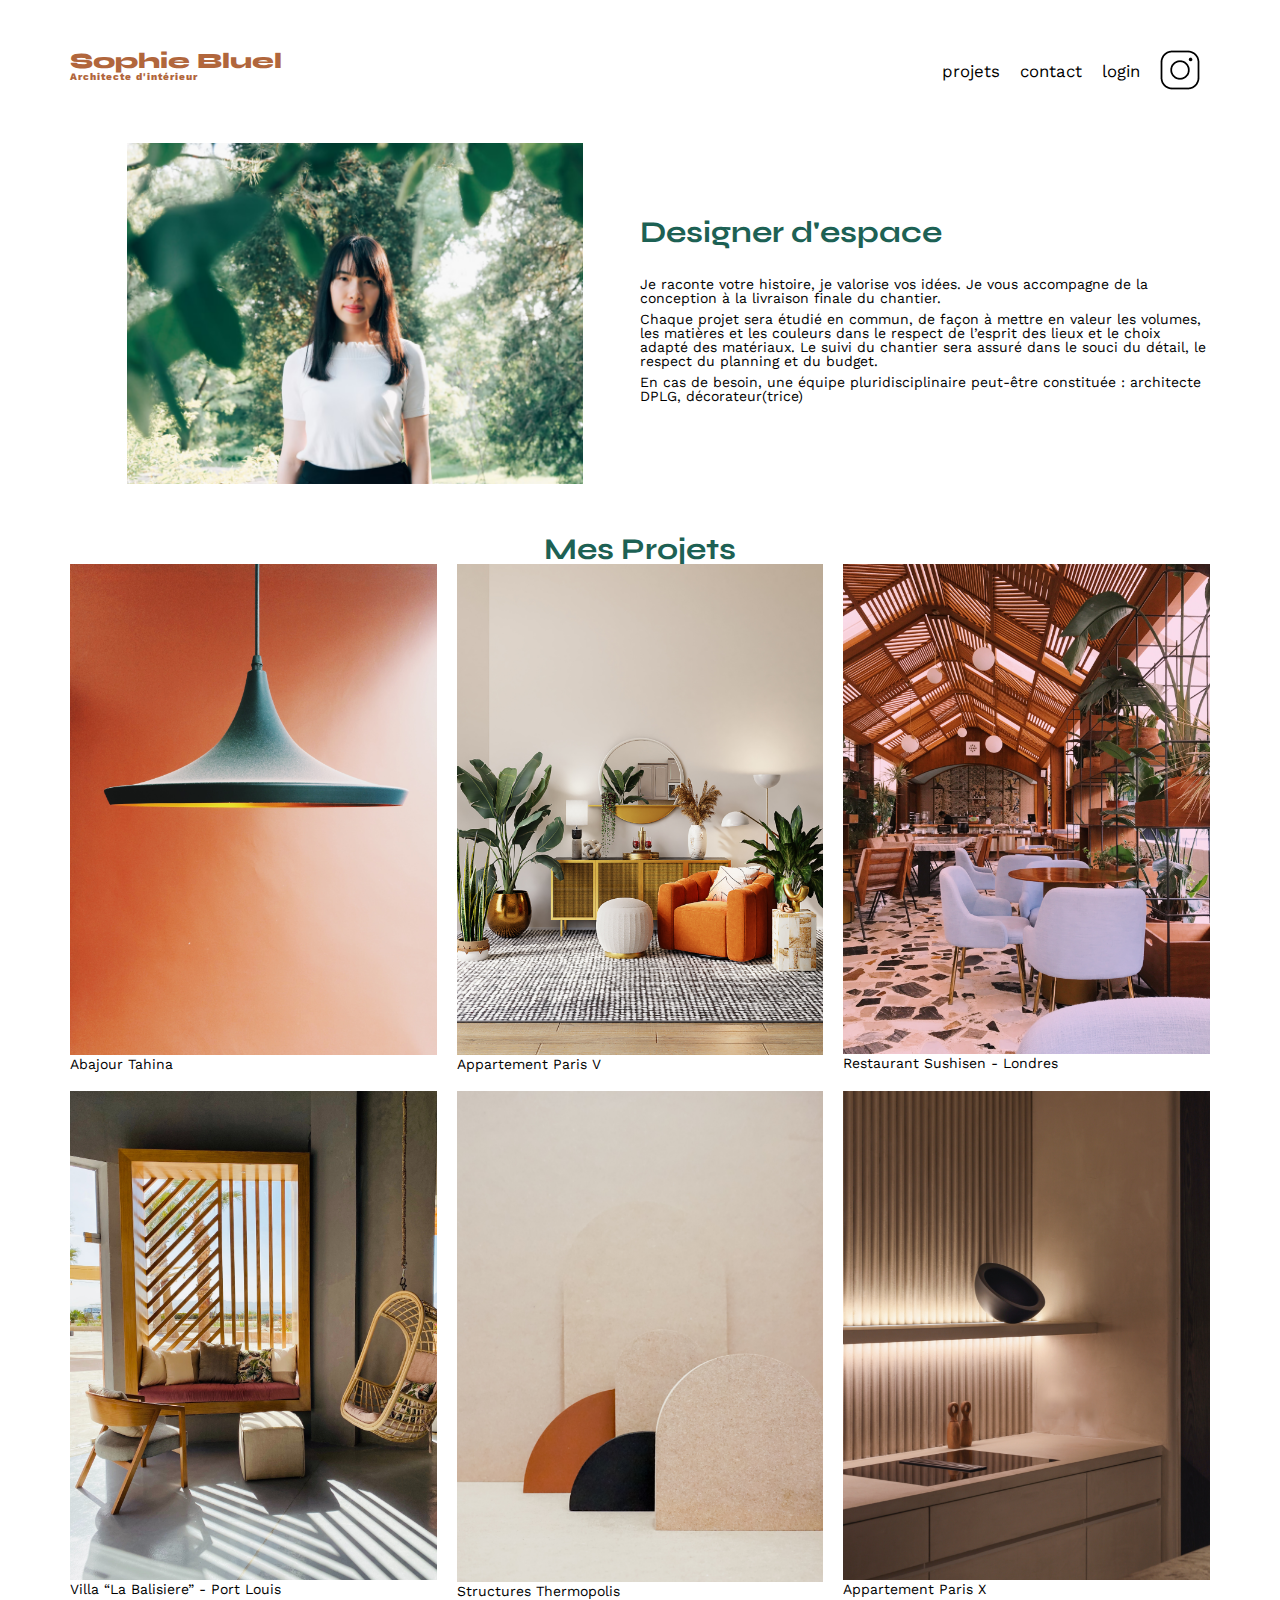
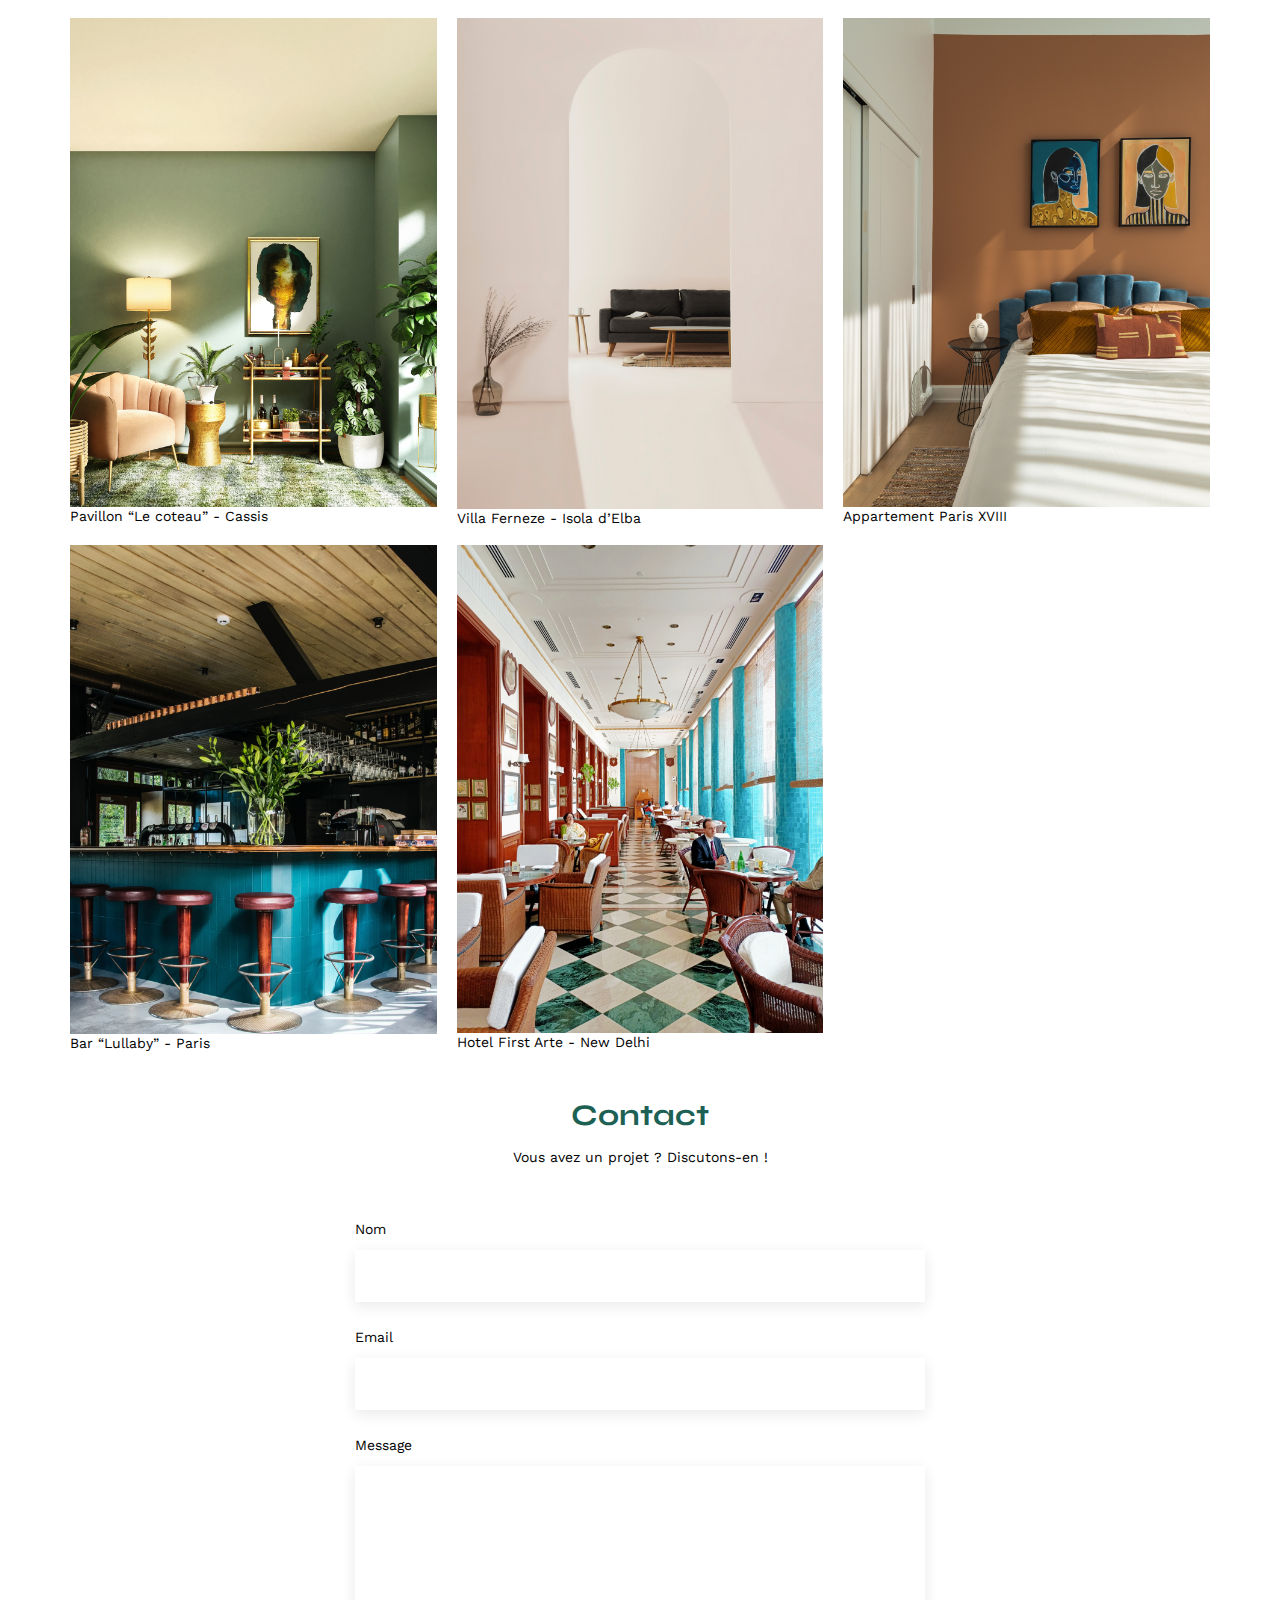
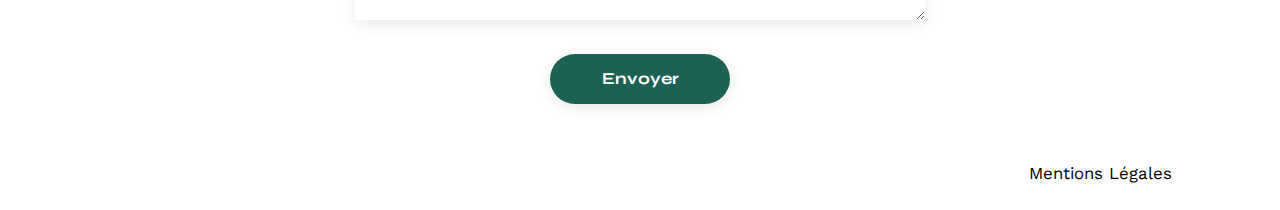
<file: Portfolio-architecte-sophie-bluel-master/FrontEnd/index.html>
<!DOCTYPE html>
<html lang="fr">
<head>
	<meta charset="UTF-8">
	<title>Sophie Bluel - Architecte d'intérieur</title>
	<meta name="viewport" content="width=device-width, initial-scale=1.0">
	<link rel="preconnect" href="https://fonts.googleapis.com">
	<link rel="preconnect" href="https://fonts.gstatic.com" crossorigin>
	<link href="https://fonts.googleapis.com/css2?family=Syne:wght@700;800&family=Work+Sans&display=swap" rel="stylesheet">
	<meta name="description" content="">
	<link rel="stylesheet" href="./assets/style.css">
</head>
<body>
<header>
	<h1>Sophie Bluel <span>Architecte d'intérieur</span></h1>
	<nav>
		<ul>
			<li>projets</li>
			<li>contact</li>
			<li>login</li>
			<li><img src="./assets/icons/instagram.png" alt="Instagram"></li>
		</ul>
	</nav>
</header>
<main>
	<section id="introduction">
		<figure>
			<img src="./assets/images/sophie-bluel.png" alt="">
		</figure>
		<article>
			<h2>Designer d'espace</h2>
			<p>Je raconte votre histoire, je valorise vos idées. Je vous accompagne de la conception à la livraison finale du chantier.</p>
			<p>Chaque projet sera étudié en commun, de façon à mettre en valeur les volumes, les matières et les couleurs dans le respect de l’esprit des lieux et le choix adapté des matériaux. Le suivi du chantier sera assuré dans le souci du détail, le respect du planning et du budget.</p>
			<p>En cas de besoin, une équipe pluridisciplinaire peut-être constituée : architecte DPLG, décorateur(trice)</p>
		</article>
	</section>
	<section id="portfolio">
		<h2>Mes Projets</h2>
		<div class="gallery">
			<figure>
				<img src="assets/images/abajour-tahina.png" alt="Abajour Tahina">
				<figcaption>Abajour Tahina</figcaption>
			</figure>
			<figure>
				<img src="assets/images/appartement-paris-v.png" alt="Appartement Paris V">
				<figcaption>Appartement Paris V</figcaption>
			</figure>
			<figure>
				<img src="assets/images/restaurant-sushisen-londres.png" alt="Restaurant Sushisen - Londres">
				<figcaption>Restaurant Sushisen - Londres</figcaption>
			</figure>
			<figure>
				<img src="assets/images/la-balisiere.png" alt="Villa “La Balisiere” - Port Louis">
				<figcaption>Villa “La Balisiere” - Port Louis</figcaption>
			</figure>
			<figure>
				<img src="assets/images/structures-thermopolis.png" alt="Structures Thermopolis">
				<figcaption>Structures Thermopolis</figcaption>
			</figure>
			<figure>
				<img src="assets/images/appartement-paris-x.png" alt="Appartement Paris X">
				<figcaption>Appartement Paris X</figcaption>
			</figure>
			<figure>
				<img src="assets/images/le-coteau-cassis.png" alt="Pavillon “Le coteau” - Cassis">
				<figcaption>Pavillon “Le coteau” - Cassis</figcaption>
			</figure>
			<figure>
				<img src="assets/images/villa-ferneze.png" alt="Villa Ferneze - Isola d’Elba">
				<figcaption>Villa Ferneze - Isola d’Elba</figcaption>
			</figure>
			<figure>
				<img src="assets/images/appartement-paris-xviii.png" alt="Appartement Paris XVIII">
				<figcaption>Appartement Paris XVIII</figcaption>
			</figure>
			<figure>
				<img src="assets/images/bar-lullaby-paris.png" alt="Bar “Lullaby” - Paris">
				<figcaption>Bar “Lullaby” - Paris</figcaption>
			</figure>
			<figure>
				<img src="assets/images/hotel-first-arte-new-delhi.png" alt="Hotel First Arte - New Delhi">
				<figcaption>Hotel First Arte - New Delhi</figcaption>
			</figure>
		</div>
	</section>
	<section id="contact">
		<h2>Contact</h2>
		<p>Vous avez un projet ? Discutons-en !</p>
		<form action="#" method="post">
			<label for="name">Nom</label>
			<input type="text" name="name" id="name">
			<label for="email">Email</label>
			<input type="email" name="email" id="email">
			<label for="message">Message</label>
			<textarea name="message" id="message" cols="30" rows="10"></textarea>
			<input type="submit" value="Envoyer">
		</form>
	</section>
</main>

<footer>
	<nav>
		<ul>
			<li>Mentions Légales</li>
		</ul>
	</nav>
</footer>
</body>
</html>
</file>
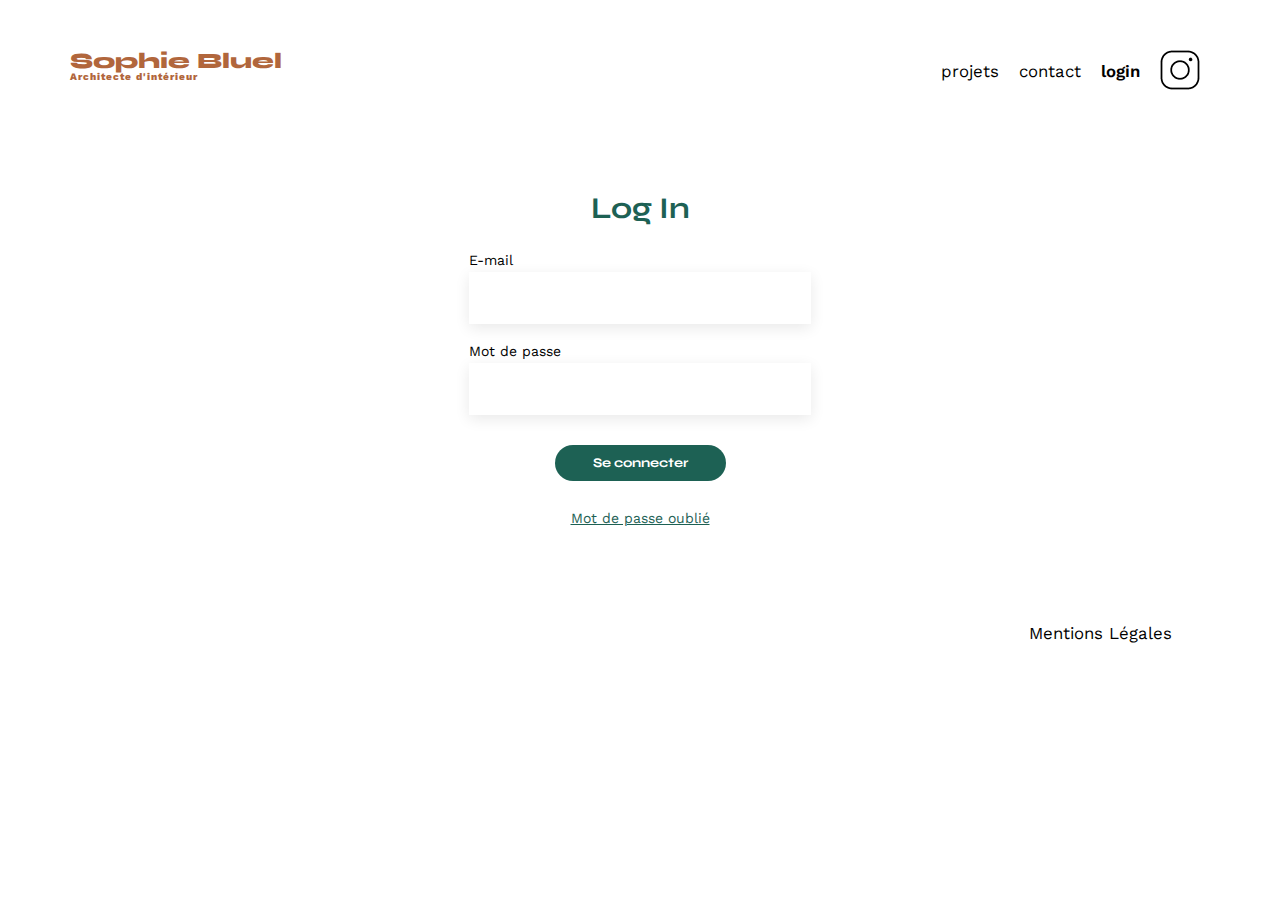
<file: Portfolio-architecte-sophie-bluel-master/FrontEnd/login.html>
<!DOCTYPE html>
<html lang="fr">
<head>
	<meta charset="UTF-8">
	<title>Login</title>
	<meta name="viewport" content="width=device-width, initial-scale=1.0">
	<link rel="preconnect" href="https://fonts.googleapis.com">
	<link rel="preconnect" href="https://fonts.gstatic.com" crossorigin>
	<link href="https://fonts.googleapis.com/css2?family=Syne:wght@700;800&family=Work+Sans&display=swap" rel="stylesheet">
	<meta name="description" content="">
	<link rel="stylesheet" href="./assets/style.css">
</head>
<body>
    <header>
	<h1>Sophie Bluel <span>Architecte d'intérieur</span></h1>
	<nav>
		<ul>
			<li>projets</li>
			<li>contact</li>
			<li class="active">login</li>
			<li><img src="./assets/icons/instagram.png" alt="Instagram"></li>
		</ul>
	</nav>
</header>

<main>
    <section id="login-section">
      <h2>Log In</h2>
      <form id="login-form">
        <label for="email">E-mail</label>
        <input type="email" id="email" name="email" required />

        <label for="password">Mot de passe</label>
        <input type="password" id="password" name="password" required />

        <button type="submit">Se connecter</button>
      </form>
      <a href="#">Mot de passe oublié</a>
    </section>
</main>

<footer>
	<nav>
		<ul>
			<li>Mentions Légales</li>
		</ul>
	</nav>
</footer>
<script src="./assets/login.js"></script>
    
</body>
</html>
</file>
<file: Portfolio-architecte-sophie-bluel-master/FrontEnd/assets/style.css>
/* http://meyerweb.com/eric/tools/css/reset/
   v2.0 | 20110126
   License: none (public domain)
*/

html, body, div, span, applet, object, iframe,
h1, h2, h3, h4, h5, h6, p, blockquote, pre,
a, abbr, acronym, address, big, cite, code,
del, dfn, em, img, ins, kbd, q, s, samp,
small, strike, strong, sub, sup, tt, var,
b, u, i, center,
dl, dt, dd, ol, ul, li,
fieldset, form, label, legend,
table, caption, tbody, tfoot, thead, tr, th, td,
article, aside, canvas, details, embed,
figure, figcaption, footer, header, hgroup,
menu, nav, output, ruby, section, summary,
time, mark, audio, video {
	margin: 0;
	padding: 0;
	border: 0;
	font-size: 100%;
	font: inherit;
	vertical-align: baseline;
}
/* HTML5 display-role reset for older browsers */
article, aside, details, figcaption, figure,
footer, header, hgroup, menu, nav, section {
	display: block;
}
body {
	line-height: 1;
}
ol, ul {
	list-style: none;
}
blockquote, q {
	quotes: none;
}
blockquote:before, blockquote:after,
q:before, q:after {
	content: '';
	content: none;
}
table {
	border-collapse: collapse;
	border-spacing: 0;
}
/** end reset css**/
body {
	max-width: 1140px;
	margin:auto;
	font-family: 'Work Sans' ;
	font-size: 14px;
}
header {
	display: flex;
	justify-content: space-between;
	margin: 50px 0
}
section {
	margin: 50px 0
}

h1{
	display: flex;
	flex-direction: column;
	font-family: 'Syne';
	font-size: 22px;
	font-weight: 800;
	color: #B1663C
}

h1 > span {
	font-family: 'Work Sans';
	font-size:10px;
	letter-spacing: 0.1em;
;
}

h2{
	font-family: 'Syne';
	font-weight: 700;
	font-size: 30px;
	color: #1D6154
}
nav ul {
	display: flex;
	align-items: center;
	list-style-type: none;
}

nav a {
	color: inherit;
	text-decoration: none;
}

nav a:visited {
	color: inherit;
	text-decoration: none;
}

nav li {
	padding: 0 10px;
	font-size: 1.2em;
}

nav li.active {
	font-weight: 600;
}

li:hover {
	color: #B1663C;
}
#introduction {
	display: flex;
	align-items: center;
}
#introduction figure {
	flex: 1
}
#introduction img {
	display: block;
	margin: auto;
	width: 80%;
}

#introduction article {
	flex: 1
}
#introduction h2 {
	margin-bottom: 1em;
}

#introduction p {
	margin-bottom: 0.5em;
}
#portfolio h2 {
	text-align: center;
}
.gallery {
	width: 100%;
	display: grid;
	grid-template-columns: 1fr 1fr 1fr;
	grid-column-gap: 20px;
	grid-row-gap: 20px;
}

.gallery img {
	width: 100%;

}
#contact {
	width: 50%;
margin: auto;
}
#contact > * {
	text-align: center;

}
#contact h2{
	margin-bottom: 20px;
}
#contact form {
	text-align: left;
	margin-top:30px;
	display: flex;
	flex-direction: column;
}

#contact input {
	height: 50px;
	font-size: 1.2em;
	border: none;
	box-shadow: 0px 4px 14px rgba(0, 0, 0, 0.09);
}
#contact label {
	margin: 2em 0 1em 0;
}
#contact textarea {
	border: none;
	box-shadow: 0px 4px 14px rgba(0, 0, 0, 0.09);
}

input[type="submit"]{
	font-family: 'Syne';
	font-weight: 700;
	color: white;
	background-color: #1D6154;
	margin : 2em auto ;
	width: 180px;
	text-align: center;
	border-radius: 60px ;
}

footer nav ul {
	display: flex;
	justify-content: flex-end;
	margin: 2em
}

.filters {
	display: flex;
	justify-content: center;
	gap: 10px;
	margin-bottom: 50px;
}

.filter-btn {
	font-family: 'Syne';
	font-weight: bold;
	color: #1D6154;
	background-color: #FFFFFF;
	border: 2px solid #1D6154;
	border-radius: 60px;
	padding: 10px 20px;
	cursor: pointer;
	transition: all 0.3s ease;
}

.filter-btn:hover {
	background-color: #1D6154;
	color: #FFFFFF;
}

.filter-btn.active {
	background-color: #1D6154;
	color: #FFFFFF;
}

#login-section {
  display: flex;
  flex-direction: column;
  align-items: center;
  margin: 100px 0;
}

#login-section h2 {
  font-family: 'Syne';
  font-weight: 700;
  font-size: 30px;
  color: #1D6154;
  margin-bottom: 20px;
}

#login-section form {
  display: flex;
  flex-direction: column;
  width: 30%;
}

#login-section label {
  margin: 10px 0 5px;
}

#login-section input {
  height: 50px;
  font-size: 1.2em;
  border: none;
  box-shadow: 0px 4px 14px rgba(0, 0, 0, 0.09);
  margin-bottom: 10px;
}

#login-section button {
  font-family: 'Syne';
  font-weight: 700;
  color: white;
  background-color: #1D6154;
  margin: 20px auto;
  width: 50%;
  text-align: center;
  border-radius: 60px;
  border: none;
  padding: 10px;
  cursor: pointer;
}

#login-section a {
  text-align: center;
  margin-top: 10px;
  color: #1D6154;
  text-decoration: underline;
  cursor: pointer;
}

/* ===== MODALE ===== */

.modal {
  position: fixed;
  top: 0; left: 0;
  width: 100%; height: 100%;
  background: rgba(0, 0, 0, 0.5); /* overlay semi-transparent */
  display: flex;
  justify-content: center;
  align-items: center;
  z-index: 1000;
}

.modal-content {
  background: white;
  padding: 20px;
  border-radius: 10px;
  max-width: 600px;
  width: 90%;
  position: relative;
}

.modal .close {
  position: absolute;
  top: 10px;
  right: 20px;
  font-size: 24px;
  cursor: pointer;
}

.hidden {
  display: none;
}

#modal-gallery h2,
#modal-add-photo h2 {
  text-align: center;
  margin-bottom: 20px;
}

.gallery-modal {
  display: grid;
  grid-template-columns: repeat(3, 1fr);
  gap: 10px;
  margin-bottom: 20px;
}

.gallery-modal img {
  width: 100%;
  border-radius: 5px;
}

#open-add-photo {
  display: block;
  margin: 0 auto;
  padding: 10px 20px;
  background-color: #1D6154;
  color: white;
  border: none;
  border-radius: 20px;
  cursor: pointer;
}

#modal-add-photo form {
  display: flex;
  flex-direction: column;
  gap: 10px;
}


#add-photo-form input[type="file"] {
  margin-top: 10px;
}

#add-photo-form button[type="submit"] {
  background-color: #1D6154;
  color: white;
  border: none;
  border-radius: 20px;
  padding: 10px;
  cursor: pointer;
}

#add-photo-form button[type="submit"]:disabled {
  background-color: grey;
  cursor: not-allowed;
}

.portfolio-header {
  display: flex;
  justify-content: center;
  align-items: center;
  gap: 40px;
  margin-bottom: 30px;
}

.edit-button {
  background: none;
  border: none;
  color: #1D6154;
  font-family: 'Work Sans';
  font-size: 1em;
  cursor: pointer;
  display: flex;
  align-items: center;
  gap: 5px;
}

.edit-button:hover {
  color: #B1663C;
}


.modal-content {
  background: white;
  padding: 40px 30px 30px 30px;
  border-radius: 10px;
  max-width: 630px;
  height: 688px;
  width: 100%;
  position: relative;
  display: flex;
  flex-direction: column;
  align-items: center;
  box-sizing: border-box;
}

#modal-gallery h2 {
  margin-top: 30px;
  margin-bottom: 40px;
  font-size: 1.5rem;
  text-align: center;
}


.gallery-modal {
  width: 420px;
  display: grid;
  grid-template-columns: repeat(5, 1fr);
  gap: 30px 10px;
  margin: 30px 0px 50px 0px;
}

.modal-figure {
  position: relative;
  width: 100%;
  height: auto;
}

.modal-figure img {
  width: 100%;
  height: auto;
  border-radius: 4px;
}

.modal-figure .delete-btn {
  position: absolute;
  top: 5px;
  right: 5px;
  width: 17px;
  height: 17px;
  background-color: black;
  color: white;
  border: none;
  border-radius: 3px;
  padding: 5px;
  cursor: pointer;
  padding: 0;
  font-size: 0.8rem;
}

.close-modal {
  position: absolute;
  top: 26px;
  right: 30px;
  width: 24px;
  height: 24px;
  font-size: 1.5rem;
  font-weight: bold;
  cursor: pointer;
  line-height: 24px;
  text-align: center;
}

.modal-separator {
  width: 100%;
  max-width: 420px;
  height: 1px;
  background-color: #B3B3B3;
  border: none;
  margin: 30px 0px 40px 0px;
}

.upload-preview {
  background-color: #E8F1F6;
  width: 420px;
  height: 169px;
  border-radius: 3px;
  display: flex;
  flex-direction: column;
  justify-content: center;
  align-items: center;
  overflow: hidden;
  position: relative;
  margin: 30px 0;
}

.upload-preview img {
  height: 100%;
  width: auto;
  object-fit: cover;
  border-radius: 3px;
  position: absolute; ;

}

.upload-label {
  display: flex;
  flex-direction: column;
  align-items: center;
  cursor: pointer;
  font-family: 'Work Sans';
  font-weight: bold;
  font-size: 0.8rem;
  color: #1D6154;
  gap: 8px;
}

.upload-label span {
  display: inline-block;
  background-color: #CBD6DC;
  color: #306685;
  font-family: 'Work Sans';
  font-weight: 600;
  font-size: 14px;
  border-radius: 50px;
  padding: 10px 24px;
  height: 36px;
  width: 173px;
  text-align: center;
  display: flex;
  justify-content: center;
  align-items: center;
  box-sizing: border-box;
}


.upload-label i {
  font-size: 3rem;
  color: #B9C5CC;
}

.upload-preview p {
  font-size: 0.7rem;
  color: #444;
  margin-top: 10px;
}

#modal-add-photo label {
  width: 420px;
  margin-bottom: 5px;
  font-family: 'Work Sans';
  font-size: 0.9rem;
}


#modal-add-photo input[type="text"],
#modal-add-photo select {
  width: 420px;
  height: 51px;
  border: none;
  border-radius: 5px;
  box-shadow: 0 4px 14px rgba(0, 0, 0, 0.1);
  margin-bottom: 20px;
  padding: 0 10px;
  font-size: 1rem;
  font-family: 'Work Sans';
  box-sizing: border-box	;
}

.validate-btn {
  width: 237px;
  height: 36px;
  display: block;
  margin: 0 auto;
  border-radius: 20px;
  font-size: 14px;
  font-family: 'Work Sans';
  background-color: #1D6154;
  color: white;
  border: none;
  opacity: 0.5;
  cursor: not-allowed;
}


.validate-btn.active {
  opacity: 1;
  cursor: pointer;
}

.back-to-gallery {
  position: absolute;
  top: 30px;
  left: 30px;
  font-size: 21px;
  cursor: pointer;
}

#photo-upload {
  pointer-events: all;
}
</file>
